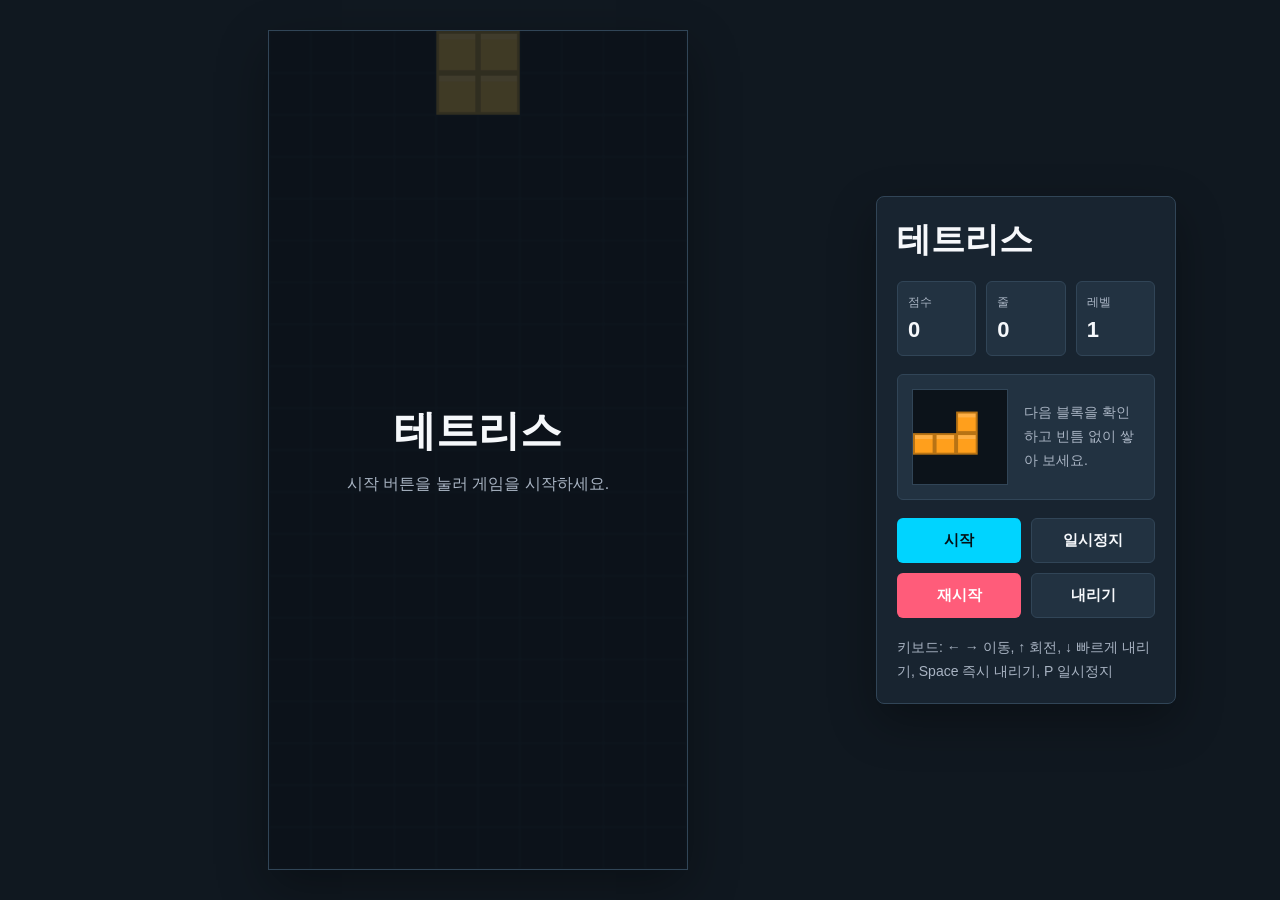
<file: index.html>
<!DOCTYPE html>
<html lang="ko">
<head>
    <meta charset="UTF-8">
    <meta name="viewport" content="width=device-width, initial-scale=1.0">
    <title>테트리스 게임</title>
    <style>
        :root {
            color-scheme: dark;
            --bg: #101820;
            --panel: #182430;
            --panel-2: #223241;
            --text: #f6f8fb;
            --muted: #a8b3c2;
            --line: #314557;
            --accent: #00d4ff;
            --accent-2: #f9c74f;
            --danger: #ff5c7a;
            --shadow: 0 18px 48px rgba(0, 0, 0, 0.32);
        }

        * {
            box-sizing: border-box;
        }

        body {
            margin: 0;
            min-height: 100vh;
            font-family: Arial, sans-serif;
            background: var(--bg);
            color: var(--text);
        }

        .app {
            width: min(1120px, 100%);
            min-height: 100vh;
            margin: 0 auto;
            padding: 24px;
            display: grid;
            grid-template-columns: 1fr 300px;
            gap: 24px;
            align-items: center;
        }

        .game-area {
            display: grid;
            place-items: center;
        }

        .board-shell {
            position: relative;
            width: min(100%, 420px);
            aspect-ratio: 1 / 2;
            border: 1px solid var(--line);
            background: #0c131a;
            box-shadow: var(--shadow);
        }

        canvas {
            display: block;
            width: 100%;
            height: 100%;
            image-rendering: crisp-edges;
        }

        .overlay {
            position: absolute;
            inset: 0;
            display: grid;
            place-items: center;
            padding: 24px;
            text-align: center;
            background: rgba(12, 19, 26, 0.78);
        }

        .overlay.hidden {
            display: none;
        }

        .overlay h2 {
            margin: 0 0 12px;
            font-size: clamp(28px, 5vw, 42px);
            letter-spacing: 0;
        }

        .overlay p {
            margin: 0;
            color: var(--muted);
            line-height: 1.6;
        }

        .side-panel {
            background: var(--panel);
            border: 1px solid var(--line);
            border-radius: 8px;
            padding: 20px;
            box-shadow: var(--shadow);
        }

        h1 {
            margin: 0 0 18px;
            font-size: 34px;
            letter-spacing: 0;
        }

        .stats {
            display: grid;
            grid-template-columns: repeat(3, 1fr);
            gap: 10px;
            margin-bottom: 18px;
        }

        .stat {
            background: var(--panel-2);
            border: 1px solid var(--line);
            border-radius: 6px;
            padding: 12px 10px;
            min-width: 0;
        }

        .label {
            display: block;
            color: var(--muted);
            font-size: 12px;
            margin-bottom: 6px;
        }

        .value {
            display: block;
            font-size: 22px;
            font-weight: 700;
            color: var(--text);
        }

        .next-wrap {
            display: grid;
            grid-template-columns: auto 1fr;
            gap: 16px;
            align-items: center;
            margin: 18px 0;
            padding: 14px;
            background: var(--panel-2);
            border: 1px solid var(--line);
            border-radius: 6px;
        }

        #next {
            width: 96px;
            height: 96px;
            background: #0c131a;
            border: 1px solid var(--line);
        }

        .buttons {
            display: grid;
            grid-template-columns: 1fr 1fr;
            gap: 10px;
            margin: 18px 0;
        }

        button {
            border: 0;
            border-radius: 6px;
            padding: 12px 14px;
            min-height: 44px;
            background: var(--accent);
            color: #041016;
            font-weight: 700;
            font-size: 15px;
            cursor: pointer;
        }

        button.secondary {
            background: var(--panel-2);
            color: var(--text);
            border: 1px solid var(--line);
        }

        button.danger {
            background: var(--danger);
            color: #ffffff;
        }

        button:active {
            transform: translateY(1px);
        }

        .controls {
            color: var(--muted);
            font-size: 14px;
            line-height: 1.7;
            margin: 0;
        }

        .mobile-controls {
            display: none;
            grid-template-columns: repeat(5, 1fr);
            gap: 8px;
            margin-top: 16px;
        }

        .mobile-controls button {
            min-height: 48px;
            padding: 10px;
            background: var(--panel-2);
            color: var(--text);
            border: 1px solid var(--line);
            font-size: 20px;
        }

        @media (max-width: 860px) {
            .app {
                grid-template-columns: 1fr;
                align-items: start;
                padding: 16px;
            }

            .side-panel {
                order: -1;
            }

            h1 {
                font-size: 28px;
            }

            .mobile-controls {
                display: grid;
            }
        }

        @media (max-width: 480px) {
            .app {
                gap: 14px;
            }

            .stats {
                grid-template-columns: 1fr 1fr 1fr;
                gap: 8px;
            }

            .stat {
                padding: 10px 8px;
            }

            .value {
                font-size: 18px;
            }

            .next-wrap {
                grid-template-columns: 88px 1fr;
            }

            #next {
                width: 88px;
                height: 88px;
            }
        }
    </style>
</head>
<body>
    <main class="app">
        <section class="game-area" aria-label="테트리스 게임 보드">
            <div class="board-shell">
                <canvas id="board" width="300" height="600"></canvas>
                <div class="overlay" id="overlay">
                    <div>
                        <h2 id="overlay-title">테트리스</h2>
                        <p id="overlay-text">시작 버튼을 눌러 게임을 시작하세요.</p>
                    </div>
                </div>
            </div>
            <div class="mobile-controls" aria-label="모바일 조작 버튼">
                <button type="button" data-action="left" aria-label="왼쪽">◀</button>
                <button type="button" data-action="rotate" aria-label="회전">↻</button>
                <button type="button" data-action="right" aria-label="오른쪽">▶</button>
                <button type="button" data-action="down" aria-label="아래">▼</button>
                <button type="button" data-action="drop" aria-label="즉시 내리기">◆</button>
            </div>
        </section>

        <aside class="side-panel">
            <h1>테트리스</h1>
            <div class="stats" aria-label="게임 정보">
                <div class="stat">
                    <span class="label">점수</span>
                    <span class="value" id="score">0</span>
                </div>
                <div class="stat">
                    <span class="label">줄</span>
                    <span class="value" id="lines">0</span>
                </div>
                <div class="stat">
                    <span class="label">레벨</span>
                    <span class="value" id="level">1</span>
                </div>
            </div>

            <div class="next-wrap">
                <canvas id="next" width="96" height="96" aria-label="다음 블록"></canvas>
                <p class="controls">다음 블록을 확인하고 빈틈 없이 쌓아 보세요.</p>
            </div>

            <div class="buttons">
                <button type="button" id="start-btn">시작</button>
                <button type="button" id="pause-btn" class="secondary">일시정지</button>
                <button type="button" id="restart-btn" class="danger">재시작</button>
                <button type="button" id="drop-btn" class="secondary">내리기</button>
            </div>

            <p class="controls">키보드: ← → 이동, ↑ 회전, ↓ 빠르게 내리기, Space 즉시 내리기, P 일시정지</p>
        </aside>
    </main>

    <script>
        const canvas = document.getElementById('board');
        const ctx = canvas.getContext('2d');
        const nextCanvas = document.getElementById('next');
        const nextCtx = nextCanvas.getContext('2d');
        const scoreEl = document.getElementById('score');
        const linesEl = document.getElementById('lines');
        const levelEl = document.getElementById('level');
        const overlay = document.getElementById('overlay');
        const overlayTitle = document.getElementById('overlay-title');
        const overlayText = document.getElementById('overlay-text');
        const startBtn = document.getElementById('start-btn');
        const pauseBtn = document.getElementById('pause-btn');
        const restartBtn = document.getElementById('restart-btn');
        const dropBtn = document.getElementById('drop-btn');

        const COLS = 10;
        const ROWS = 20;
        const BLOCK = 30;
        const COLORS = {
            I: '#00d4ff',
            J: '#4f7cff',
            L: '#ff9f1c',
            O: '#f9c74f',
            S: '#43d17a',
            T: '#b15cff',
            Z: '#ff5c7a'
        };
        const SHAPES = {
            I: [[1, 1, 1, 1]],
            J: [[1, 0, 0], [1, 1, 1]],
            L: [[0, 0, 1], [1, 1, 1]],
            O: [[1, 1], [1, 1]],
            S: [[0, 1, 1], [1, 1, 0]],
            T: [[0, 1, 0], [1, 1, 1]],
            Z: [[1, 1, 0], [0, 1, 1]]
        };
        const TYPES = Object.keys(SHAPES);
        const POINTS = [0, 100, 300, 500, 800];

        let board;
        let current;
        let nextPiece;
        let score;
        let lines;
        let level;
        let running = false;
        let paused = false;
        let gameOver = false;
        let dropCounter = 0;
        let lastTime = 0;
        let rafId = null;

        function createBoard() {
            return Array.from({ length: ROWS }, () => Array(COLS).fill(null));
        }

        function randomPiece() {
            const type = TYPES[Math.floor(Math.random() * TYPES.length)];
            const matrix = SHAPES[type].map(row => row.slice());
            return {
                type,
                matrix,
                x: Math.floor((COLS - matrix[0].length) / 2),
                y: 0
            };
        }

        function resetGame() {
            board = createBoard();
            current = randomPiece();
            nextPiece = randomPiece();
            score = 0;
            lines = 0;
            level = 1;
            running = false;
            paused = false;
            gameOver = false;
            dropCounter = 0;
            lastTime = 0;
            updateStats();
            draw();
            showOverlay('테트리스', '시작 버튼을 눌러 게임을 시작하세요.');
        }

        function updateStats() {
            scoreEl.textContent = score;
            linesEl.textContent = lines;
            levelEl.textContent = level;
        }

        function showOverlay(title, text) {
            overlayTitle.textContent = title;
            overlayText.textContent = text;
            overlay.classList.remove('hidden');
        }

        function hideOverlay() {
            overlay.classList.add('hidden');
        }

        function drawCell(context, x, y, size, color) {
            context.fillStyle = color;
            context.fillRect(x, y, size, size);
            context.fillStyle = 'rgba(255,255,255,0.18)';
            context.fillRect(x + 2, y + 2, size - 4, 4);
            context.strokeStyle = 'rgba(0,0,0,0.28)';
            context.lineWidth = 2;
            context.strokeRect(x + 1, y + 1, size - 2, size - 2);
        }

        function drawGrid() {
            ctx.fillStyle = '#0c131a';
            ctx.fillRect(0, 0, canvas.width, canvas.height);
            ctx.strokeStyle = '#172431';
            ctx.lineWidth = 1;
            for (let x = 0; x <= COLS; x += 1) {
                ctx.beginPath();
                ctx.moveTo(x * BLOCK, 0);
                ctx.lineTo(x * BLOCK, canvas.height);
                ctx.stroke();
            }
            for (let y = 0; y <= ROWS; y += 1) {
                ctx.beginPath();
                ctx.moveTo(0, y * BLOCK);
                ctx.lineTo(canvas.width, y * BLOCK);
                ctx.stroke();
            }
        }

        function drawMatrix(matrix, offsetX, offsetY, context = ctx, size = BLOCK, color = null) {
            matrix.forEach((row, y) => {
                row.forEach((value, x) => {
                    if (value) {
                        drawCell(context, (offsetX + x) * size, (offsetY + y) * size, size, color || value);
                    }
                });
            });
        }

        function drawBoard() {
            board.forEach((row, y) => {
                row.forEach((value, x) => {
                    if (value) {
                        drawCell(ctx, x * BLOCK, y * BLOCK, BLOCK, value);
                    }
                });
            });
        }

        function drawNext() {
            nextCtx.fillStyle = '#0c131a';
            nextCtx.fillRect(0, 0, nextCanvas.width, nextCanvas.height);
            if (!nextPiece) return;
            const size = 22;
            const matrix = nextPiece.matrix;
            const offsetX = Math.floor((nextCanvas.width / size - matrix[0].length) / 2);
            const offsetY = Math.floor((nextCanvas.height / size - matrix.length) / 2);
            drawMatrix(matrix, offsetX, offsetY, nextCtx, size, COLORS[nextPiece.type]);
        }

        function draw() {
            drawGrid();
            drawBoard();
            if (current) {
                drawMatrix(current.matrix, current.x, current.y, ctx, BLOCK, COLORS[current.type]);
            }
            drawNext();
        }

        function collide(piece) {
            return piece.matrix.some((row, y) => row.some((value, x) => {
                if (!value) return false;
                const nextX = piece.x + x;
                const nextY = piece.y + y;
                return nextX < 0 || nextX >= COLS || nextY >= ROWS || (nextY >= 0 && board[nextY][nextX]);
            }));
        }

        function merge(piece) {
            piece.matrix.forEach((row, y) => {
                row.forEach((value, x) => {
                    if (value) {
                        board[piece.y + y][piece.x + x] = COLORS[piece.type];
                    }
                });
            });
        }

        function clearLines() {
            let cleared = 0;
            for (let y = ROWS - 1; y >= 0; y -= 1) {
                if (board[y].every(Boolean)) {
                    board.splice(y, 1);
                    board.unshift(Array(COLS).fill(null));
                    cleared += 1;
                    y += 1;
                }
            }
            if (cleared) {
                lines += cleared;
                score += POINTS[cleared] * level;
                level = Math.floor(lines / 10) + 1;
                updateStats();
            }
        }

        function rotate(matrix) {
            return matrix[0].map((_, index) => matrix.map(row => row[index]).reverse());
        }

        function rotatePiece() {
            if (!canPlay()) return;
            const original = current.matrix;
            const originalX = current.x;
            current.matrix = rotate(current.matrix);
            const kicks = [0, -1, 1, -2, 2];
            for (const kick of kicks) {
                current.x = originalX + kick;
                if (!collide(current)) {
                    draw();
                    return;
                }
            }
            current.matrix = original;
            current.x = originalX;
        }

        function movePiece(direction) {
            if (!canPlay()) return;
            current.x += direction;
            if (collide(current)) current.x -= direction;
            draw();
        }

        function softDrop() {
            if (!canPlay()) return;
            current.y += 1;
            if (collide(current)) {
                current.y -= 1;
                lockPiece();
            } else {
                score += 1;
                updateStats();
            }
            dropCounter = 0;
            draw();
        }

        function hardDrop() {
            if (!canPlay()) return;
            let distance = 0;
            while (!collide(current)) {
                current.y += 1;
                distance += 1;
            }
            current.y -= 1;
            score += Math.max(0, distance - 1) * 2;
            lockPiece();
            updateStats();
            draw();
        }

        function lockPiece() {
            merge(current);
            clearLines();
            current = nextPiece;
            current.x = Math.floor((COLS - current.matrix[0].length) / 2);
            current.y = 0;
            nextPiece = randomPiece();
            if (collide(current)) {
                endGame();
            }
        }

        function dropInterval() {
            return Math.max(120, 900 - (level - 1) * 70);
        }

        function update(time = 0) {
            if (!running) return;
            const delta = time - lastTime;
            lastTime = time;
            if (!paused && !gameOver) {
                dropCounter += delta;
                if (dropCounter > dropInterval()) {
                    softDrop();
                }
                draw();
            }
            rafId = requestAnimationFrame(update);
        }

        function startGame() {
            if (gameOver) resetGame();
            if (!running) {
                running = true;
                paused = false;
                hideOverlay();
                lastTime = performance.now();
                rafId = requestAnimationFrame(update);
                return;
            }
            if (paused) togglePause();
        }

        function togglePause() {
            if (!running || gameOver) return;
            paused = !paused;
            if (paused) {
                showOverlay('일시정지', 'P 또는 일시정지 버튼으로 계속할 수 있습니다.');
            } else {
                hideOverlay();
                lastTime = performance.now();
            }
        }

        function endGame() {
            gameOver = true;
            running = false;
            if (rafId) cancelAnimationFrame(rafId);
            draw();
            showOverlay('게임 오버', `점수 ${score}점, ${lines}줄을 지웠습니다.`);
        }

        function canPlay() {
            return running && !paused && !gameOver;
        }

        startBtn.addEventListener('click', startGame);
        pauseBtn.addEventListener('click', togglePause);
        restartBtn.addEventListener('click', () => {
            if (rafId) cancelAnimationFrame(rafId);
            resetGame();
            startGame();
        });
        dropBtn.addEventListener('click', hardDrop);

        document.querySelectorAll('[data-action]').forEach(button => {
            button.addEventListener('click', () => {
                const action = button.dataset.action;
                if (action === 'left') movePiece(-1);
                if (action === 'right') movePiece(1);
                if (action === 'rotate') rotatePiece();
                if (action === 'down') softDrop();
                if (action === 'drop') hardDrop();
            });
        });

        document.addEventListener('keydown', event => {
            if (event.key === 'ArrowLeft') {
                event.preventDefault();
                movePiece(-1);
            } else if (event.key === 'ArrowRight') {
                event.preventDefault();
                movePiece(1);
            } else if (event.key === 'ArrowUp') {
                event.preventDefault();
                rotatePiece();
            } else if (event.key === 'ArrowDown') {
                event.preventDefault();
                softDrop();
            } else if (event.code === 'Space') {
                event.preventDefault();
                hardDrop();
            } else if (event.key.toLowerCase() === 'p') {
                togglePause();
            }
        });

        resetGame();
    </script>
</body>
</html>
</file>
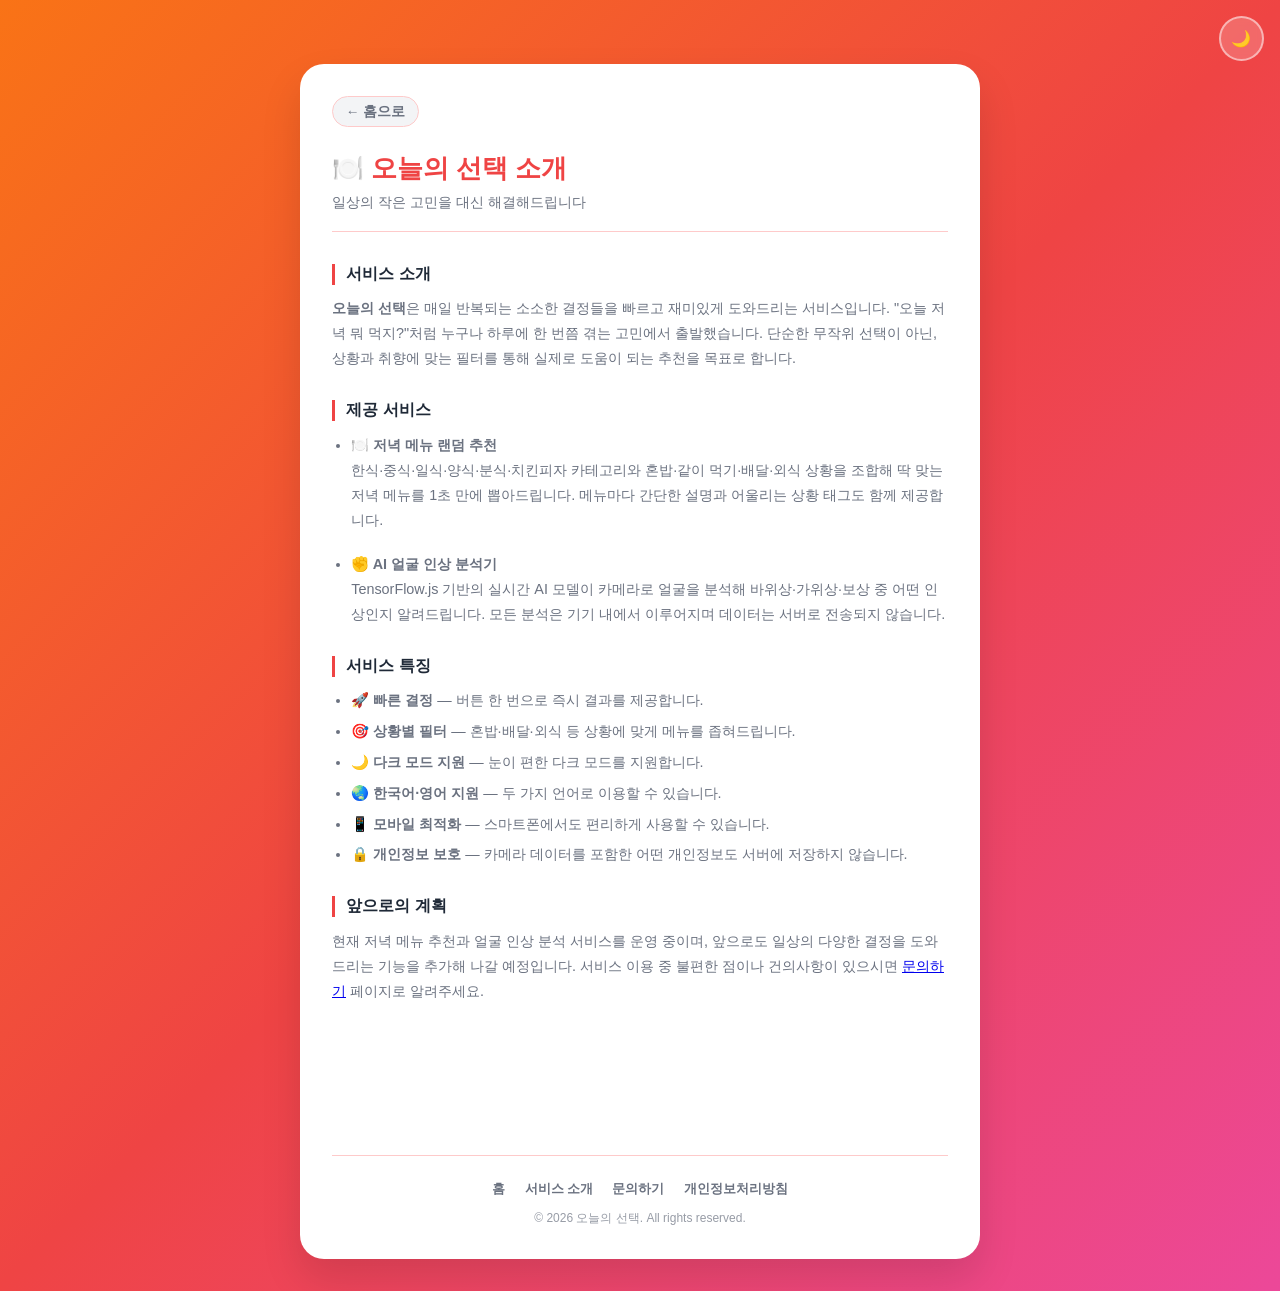
<file: about.html>
<!DOCTYPE html>
<html lang="ko">
<head>
    <!-- Google tag (gtag.js) -->
    <script async src="https://www.googletagmanager.com/gtag/js?id=G-WR3RTEYFXM"></script>
    <script>
      window.dataLayer = window.dataLayer || [];
      function gtag(){dataLayer.push(arguments);}
      gtag('js', new Date());

      gtag('config', 'G-WR3RTEYFXM');
    </script>
    <script type="text/javascript">
      (function(c,l,a,r,i,t,y){
          c[a]=c[a]||function(){(c[a].q=c[a].q||[]).push(arguments)};
          t=l.createElement(r);t.async=1;t.src="https://www.clarity.ms/tag/"+i;
          y=l.getElementsByTagName(r)[0];y.parentNode.insertBefore(t,y);
      })(window, document, "clarity", "script", "wq8yi0f5go");
    </script>
    <meta charset="UTF-8">
    <meta name="viewport" content="width=device-width, initial-scale=1.0">
    <meta name="google-adsense-account" content="ca-pub-1196075023394827">
    <meta name="description" content="오늘의 선택은 저녁 메뉴 랜덤 추천과 AI 얼굴 인상 분석을 제공하는 무료 웹 서비스입니다. 기능, 개인정보 보호 방식, 앞으로의 계획을 확인하세요.">
    <meta name="robots" content="index, follow, max-image-preview:large, max-snippet:-1, max-video-preview:-1">
    <meta name="author" content="오늘의 선택">
    <meta name="theme-color" content="#ef4444">
    <link rel="canonical" href="https://leemunsu81.github.io/product-builder-lecture/about">
    <meta property="og:type" content="website">
    <meta property="og:locale" content="ko_KR">
    <meta property="og:site_name" content="오늘의 선택">
    <meta property="og:title" content="서비스 소개 — 오늘의 선택">
    <meta property="og:description" content="오늘의 선택은 저녁 메뉴 랜덤 추천과 AI 얼굴 인상 분석을 제공하는 무료 웹 서비스입니다. 기능, 개인정보 보호 방식, 앞으로의 계획을 확인하세요.">
    <meta property="og:url" content="https://leemunsu81.github.io/product-builder-lecture/about">
    <meta name="twitter:card" content="summary_large_image">
    <meta property="og:image" content="https://leemunsu81.github.io/product-builder-lecture/og-image.svg">
    <meta property="og:image:type" content="image/svg+xml">
    <meta property="og:image:width" content="1200">
    <meta property="og:image:height" content="630">
    <meta name="twitter:image" content="https://leemunsu81.github.io/product-builder-lecture/og-image.svg">
    <meta name="twitter:title" content="서비스 소개 — 오늘의 선택">
    <meta name="twitter:description" content="오늘의 선택은 저녁 메뉴 랜덤 추천과 AI 얼굴 인상 분석을 제공하는 무료 웹 서비스입니다. 기능, 개인정보 보호 방식, 앞으로의 계획을 확인하세요.">
    <title>서비스 소개 — 오늘의 선택</title>
    <link rel="icon" type="image/svg+xml" href="/favicon.svg">
    <link rel="icon" type="image/x-icon" href="/favicon.ico">
    <link rel="shortcut icon" href="/favicon.ico">
    <link rel="apple-touch-icon" href="/favicon.svg">
    <link rel="stylesheet" href="style.css">
    <script async src="https://pagead2.googlesyndication.com/pagead/js/adsbygoogle.js?client=ca-pub-1196075023394827"
     crossorigin="anonymous"></script>
    <script type="application/ld+json">
    {
      "@context": "https://schema.org",
      "@type": "AboutPage",
      "@id": "https://leemunsu81.github.io/product-builder-lecture/about#webpage",
      "url": "https://leemunsu81.github.io/product-builder-lecture/about",
      "name": "서비스 소개 — 오늘의 선택",
      "description": "오늘의 선택은 저녁 메뉴 랜덤 추천과 AI 얼굴 인상 분석을 제공하는 무료 웹 서비스입니다. 기능, 개인정보 보호 방식, 앞으로의 계획을 확인하세요.",
      "inLanguage": "ko-KR",
      "isPartOf": {
        "@type": "WebSite",
        "name": "오늘의 선택",
        "url": "https://leemunsu81.github.io/product-builder-lecture/"
      }
    }
    </script>
</head>
<body>
    <div class="top-controls">
        <button id="theme-toggle" class="ctrl-btn" title="Toggle Theme">🌙</button>
    </div>

    <div class="page-container">
        <a href="./" class="page-back">← 홈으로</a>

        <div class="page-header">
            <h1 style="color: var(--title-color);">🍽️ 오늘의 선택 소개</h1>
            <p>일상의 작은 고민을 대신 해결해드립니다</p>
        </div>

        <div class="page-section">
            <h2>서비스 소개</h2>
            <p>
                <strong>오늘의 선택</strong>은 매일 반복되는 소소한 결정들을 빠르고 재미있게 도와드리는 서비스입니다.
                "오늘 저녁 뭐 먹지?"처럼 누구나 하루에 한 번쯤 겪는 고민에서 출발했습니다.
                단순한 무작위 선택이 아닌, 상황과 취향에 맞는 필터를 통해 실제로 도움이 되는 추천을 목표로 합니다.
            </p>
        </div>

        <div class="page-section">
            <h2>제공 서비스</h2>
            <ul>
                <li>
                    <strong>🍽️ 저녁 메뉴 랜덤 추천</strong><br>
                    한식·중식·일식·양식·분식·치킨피자 카테고리와 혼밥·같이 먹기·배달·외식 상황을 조합해
                    딱 맞는 저녁 메뉴를 1초 만에 뽑아드립니다. 메뉴마다 간단한 설명과 어울리는 상황 태그도 함께 제공합니다.
                </li>
                <li style="margin-top: 0.8rem;">
                    <strong>✊ AI 얼굴 인상 분석기</strong><br>
                    TensorFlow.js 기반의 실시간 AI 모델이 카메라로 얼굴을 분석해
                    바위상·가위상·보상 중 어떤 인상인지 알려드립니다.
                    모든 분석은 기기 내에서 이루어지며 데이터는 서버로 전송되지 않습니다.
                </li>
            </ul>
        </div>

        <div class="page-section">
            <h2>서비스 특징</h2>
            <ul>
                <li>🚀 <strong>빠른 결정</strong> — 버튼 한 번으로 즉시 결과를 제공합니다.</li>
                <li>🎯 <strong>상황별 필터</strong> — 혼밥·배달·외식 등 상황에 맞게 메뉴를 좁혀드립니다.</li>
                <li>🌙 <strong>다크 모드 지원</strong> — 눈이 편한 다크 모드를 지원합니다.</li>
                <li>🌏 <strong>한국어·영어 지원</strong> — 두 가지 언어로 이용할 수 있습니다.</li>
                <li>📱 <strong>모바일 최적화</strong> — 스마트폰에서도 편리하게 사용할 수 있습니다.</li>
                <li>🔒 <strong>개인정보 보호</strong> — 카메라 데이터를 포함한 어떤 개인정보도 서버에 저장하지 않습니다.</li>
            </ul>
        </div>

        <div class="page-section">
            <h2>앞으로의 계획</h2>
            <p>
                현재 저녁 메뉴 추천과 얼굴 인상 분석 서비스를 운영 중이며,
                앞으로도 일상의 다양한 결정을 도와드리는 기능을 추가해 나갈 예정입니다.
                서비스 이용 중 불편한 점이나 건의사항이 있으시면 <a href="./contact">문의하기</a> 페이지로 알려주세요.
            </p>
        </div>

        <div style="margin: 1.5rem 0; text-align: center; min-height: 90px;">
            <ins class="adsbygoogle"
                 style="display:block"
                 data-ad-client="ca-pub-1196075023394827"
                 data-ad-slot="auto"
                 data-ad-format="auto"
                 data-full-width-responsive="true"></ins>
            <script>(adsbygoogle = window.adsbygoogle || []).push({});</script>
        </div>

        <footer class="site-footer">
            <nav>
                <a href="./">홈</a>
                <a href="./about">서비스 소개</a>
                <a href="./contact">문의하기</a>
                <a href="./privacy">개인정보처리방침</a>
            </nav>
            <p>© 2026 오늘의 선택. All rights reserved.</p>
        </footer>
    </div>

    <script>
        const themeBtn = document.getElementById('theme-toggle');
        if (localStorage.getItem('theme') === 'dark') {
            document.body.classList.add('dark-mode');
            themeBtn.textContent = '☀️';
        }
        themeBtn.addEventListener('click', () => {
            const d = document.body.classList.toggle('dark-mode');
            themeBtn.textContent = d ? '☀️' : '🌙';
            localStorage.setItem('theme', d ? 'dark' : 'light');
        });
    </script>
</body>
</html>
</file>
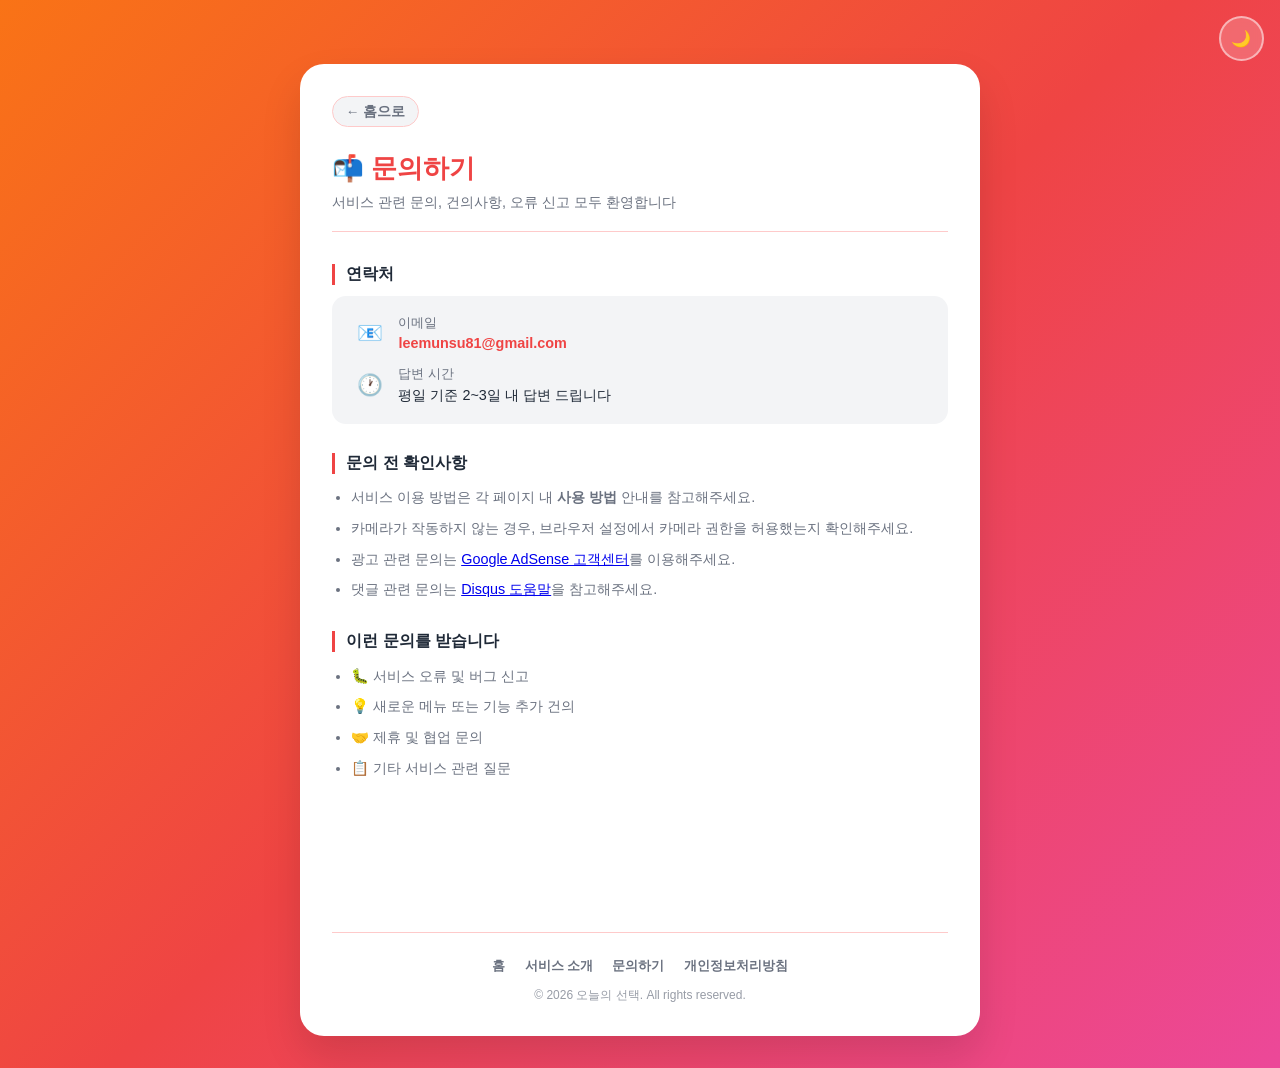
<file: contact.html>
<!DOCTYPE html>
<html lang="ko">
<head>
    <!-- Google tag (gtag.js) -->
    <script async src="https://www.googletagmanager.com/gtag/js?id=G-WR3RTEYFXM"></script>
    <script>
      window.dataLayer = window.dataLayer || [];
      function gtag(){dataLayer.push(arguments);}
      gtag('js', new Date());

      gtag('config', 'G-WR3RTEYFXM');
    </script>
    <script type="text/javascript">
      (function(c,l,a,r,i,t,y){
          c[a]=c[a]||function(){(c[a].q=c[a].q||[]).push(arguments)};
          t=l.createElement(r);t.async=1;t.src="https://www.clarity.ms/tag/"+i;
          y=l.getElementsByTagName(r)[0];y.parentNode.insertBefore(t,y);
      })(window, document, "clarity", "script", "wq8yi0f5go");
    </script>
    <meta charset="UTF-8">
    <meta name="viewport" content="width=device-width, initial-scale=1.0">
    <meta name="google-adsense-account" content="ca-pub-1196075023394827">
    <meta name="description" content="오늘의 선택 서비스 이용 문의, 오류 신고, 기능 제안, 협업 문의를 보낼 수 있는 공식 연락처 페이지입니다.">
    <meta name="robots" content="index, follow, max-image-preview:large, max-snippet:-1, max-video-preview:-1">
    <meta name="author" content="오늘의 선택">
    <meta name="theme-color" content="#ef4444">
    <link rel="canonical" href="https://leemunsu81.github.io/product-builder-lecture/contact">
    <meta property="og:type" content="website">
    <meta property="og:locale" content="ko_KR">
    <meta property="og:site_name" content="오늘의 선택">
    <meta property="og:title" content="문의하기 — 오늘의 선택">
    <meta property="og:description" content="오늘의 선택 서비스 이용 문의, 오류 신고, 기능 제안, 협업 문의를 보낼 수 있는 공식 연락처 페이지입니다.">
    <meta property="og:url" content="https://leemunsu81.github.io/product-builder-lecture/contact">
    <meta name="twitter:card" content="summary_large_image">
    <meta property="og:image" content="https://leemunsu81.github.io/product-builder-lecture/og-image.svg">
    <meta property="og:image:type" content="image/svg+xml">
    <meta property="og:image:width" content="1200">
    <meta property="og:image:height" content="630">
    <meta name="twitter:image" content="https://leemunsu81.github.io/product-builder-lecture/og-image.svg">
    <meta name="twitter:title" content="문의하기 — 오늘의 선택">
    <meta name="twitter:description" content="오늘의 선택 서비스 이용 문의, 오류 신고, 기능 제안, 협업 문의를 보낼 수 있는 공식 연락처 페이지입니다.">
    <title>문의하기 — 오늘의 선택</title>
    <link rel="icon" type="image/svg+xml" href="/favicon.svg">
    <link rel="icon" type="image/x-icon" href="/favicon.ico">
    <link rel="shortcut icon" href="/favicon.ico">
    <link rel="apple-touch-icon" href="/favicon.svg">
    <link rel="stylesheet" href="style.css">
    <script async src="https://pagead2.googlesyndication.com/pagead/js/adsbygoogle.js?client=ca-pub-1196075023394827"
     crossorigin="anonymous"></script>
    <script type="application/ld+json">
    {
      "@context": "https://schema.org",
      "@type": "ContactPage",
      "@id": "https://leemunsu81.github.io/product-builder-lecture/contact#webpage",
      "url": "https://leemunsu81.github.io/product-builder-lecture/contact",
      "name": "문의하기 — 오늘의 선택",
      "description": "오늘의 선택 서비스 이용 문의, 오류 신고, 기능 제안, 협업 문의를 보낼 수 있는 공식 연락처 페이지입니다.",
      "inLanguage": "ko-KR",
      "isPartOf": {
        "@type": "WebSite",
        "name": "오늘의 선택",
        "url": "https://leemunsu81.github.io/product-builder-lecture/"
      }
    }
    </script>
</head>
<body>
    <div class="top-controls">
        <button id="theme-toggle" class="ctrl-btn" title="Toggle Theme">🌙</button>
    </div>

    <div class="page-container">
        <a href="./" class="page-back">← 홈으로</a>

        <div class="page-header">
            <h1 style="color: var(--title-color);">📬 문의하기</h1>
            <p>서비스 관련 문의, 건의사항, 오류 신고 모두 환영합니다</p>
        </div>

        <div class="page-section">
            <h2>연락처</h2>
            <div class="contact-card">
                <div class="contact-row">
                    <span>📧</span>
                    <div>
                        <div style="font-size:0.8rem; color:var(--subtitle-color); margin-bottom:0.2rem;">이메일</div>
                        <a href="mailto:leemunsu81@gmail.com">leemunsu81@gmail.com</a>
                    </div>
                </div>
                <div class="contact-row">
                    <span>🕐</span>
                    <div>
                        <div style="font-size:0.8rem; color:var(--subtitle-color); margin-bottom:0.2rem;">답변 시간</div>
                        <span style="font-size:0.9rem; color:var(--text-color);">평일 기준 2~3일 내 답변 드립니다</span>
                    </div>
                </div>
            </div>
        </div>

        <div class="page-section">
            <h2>문의 전 확인사항</h2>
            <ul>
                <li>서비스 이용 방법은 각 페이지 내 <strong>사용 방법</strong> 안내를 참고해주세요.</li>
                <li>카메라가 작동하지 않는 경우, 브라우저 설정에서 카메라 권한을 허용했는지 확인해주세요.</li>
                <li>광고 관련 문의는 <a href="https://support.google.com/adsense" target="_blank" rel="noopener">Google AdSense 고객센터</a>를 이용해주세요.</li>
                <li>댓글 관련 문의는 <a href="https://help.disqus.com" target="_blank" rel="noopener">Disqus 도움말</a>을 참고해주세요.</li>
            </ul>
        </div>

        <div class="page-section">
            <h2>이런 문의를 받습니다</h2>
            <ul>
                <li>🐛 서비스 오류 및 버그 신고</li>
                <li>💡 새로운 메뉴 또는 기능 추가 건의</li>
                <li>🤝 제휴 및 협업 문의</li>
                <li>📋 기타 서비스 관련 질문</li>
            </ul>
        </div>

        <div style="margin: 1.5rem 0; text-align: center; min-height: 90px;">
            <ins class="adsbygoogle"
                 style="display:block"
                 data-ad-client="ca-pub-1196075023394827"
                 data-ad-slot="auto"
                 data-ad-format="auto"
                 data-full-width-responsive="true"></ins>
            <script>(adsbygoogle = window.adsbygoogle || []).push({});</script>
        </div>

        <footer class="site-footer">
            <nav>
                <a href="./">홈</a>
                <a href="./about">서비스 소개</a>
                <a href="./contact">문의하기</a>
                <a href="./privacy">개인정보처리방침</a>
            </nav>
            <p>© 2026 오늘의 선택. All rights reserved.</p>
        </footer>
    </div>

    <script>
        const themeBtn = document.getElementById('theme-toggle');
        if (localStorage.getItem('theme') === 'dark') {
            document.body.classList.add('dark-mode');
            themeBtn.textContent = '☀️';
        }
        themeBtn.addEventListener('click', () => {
            const d = document.body.classList.toggle('dark-mode');
            themeBtn.textContent = d ? '☀️' : '🌙';
            localStorage.setItem('theme', d ? 'dark' : 'light');
        });
    </script>
</body>
</html>
</file>
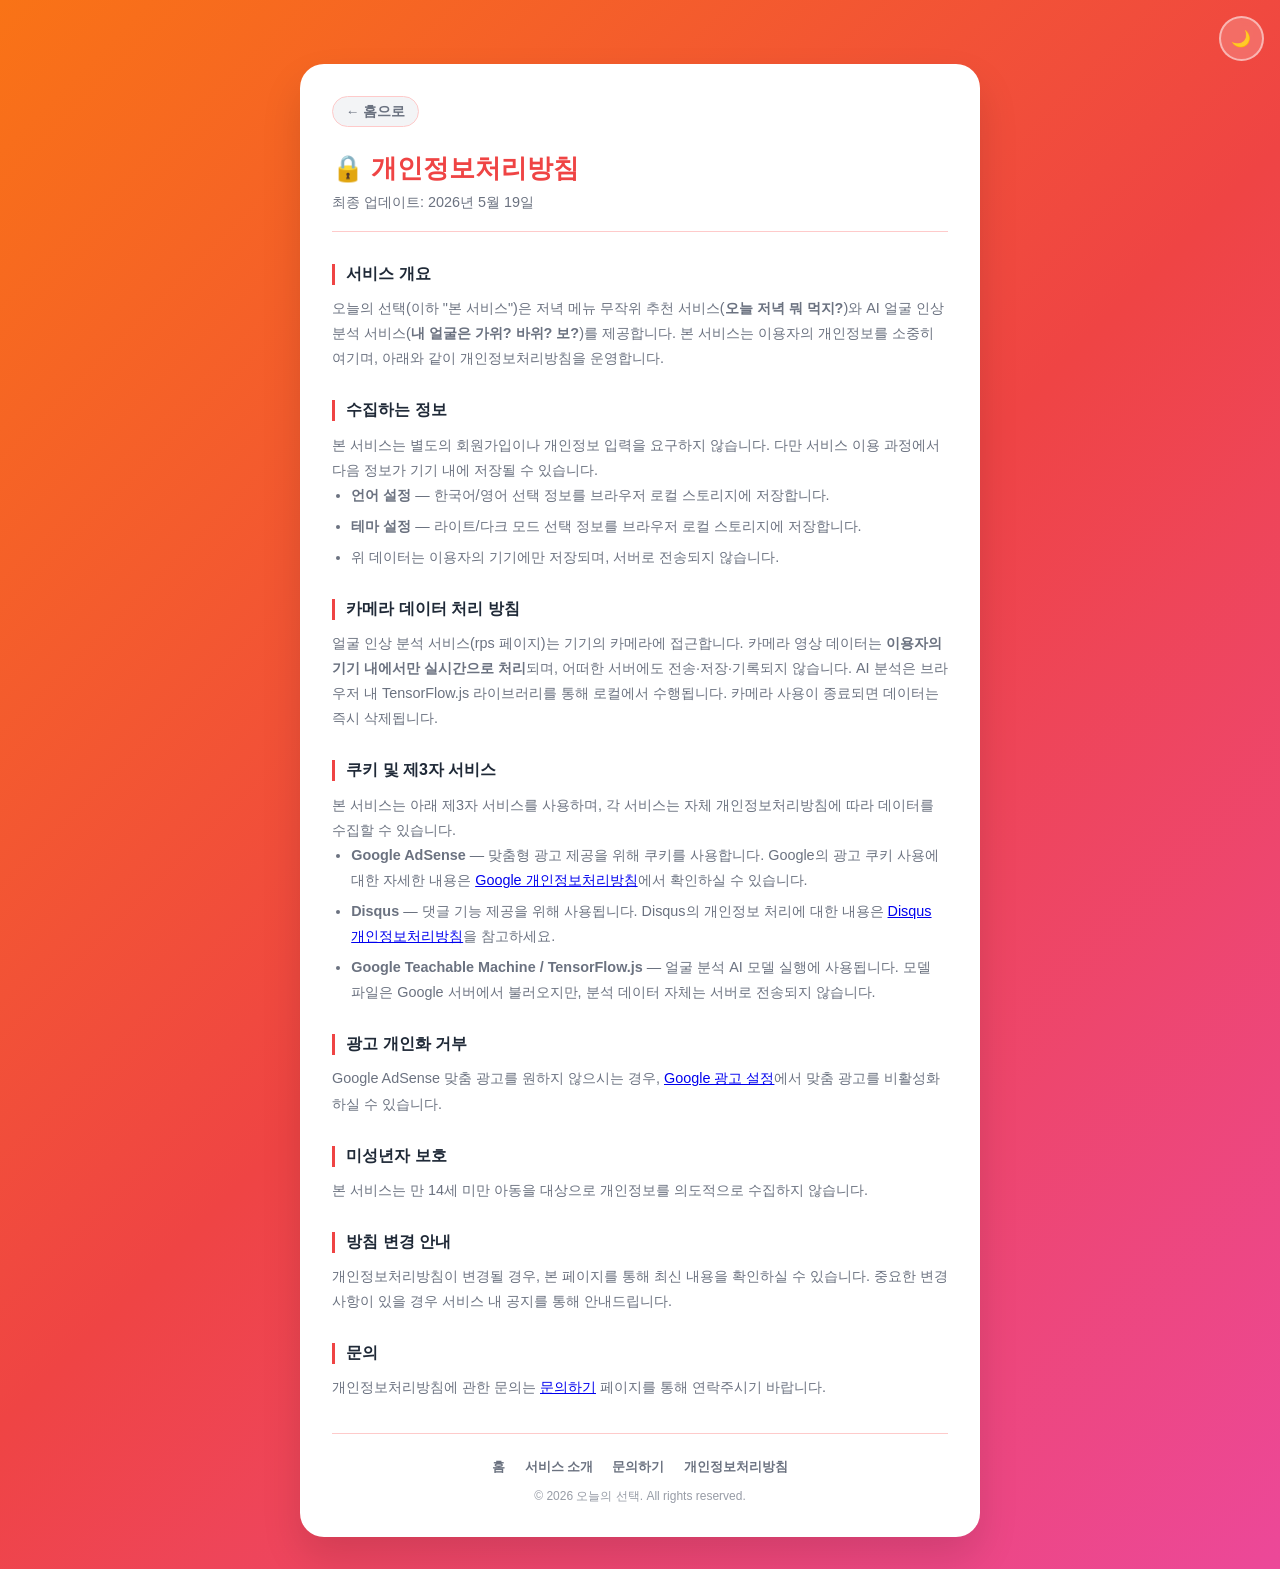
<file: privacy.html>
<!DOCTYPE html>
<html lang="ko">
<head>
    <!-- Google tag (gtag.js) -->
    <script async src="https://www.googletagmanager.com/gtag/js?id=G-WR3RTEYFXM"></script>
    <script>
      window.dataLayer = window.dataLayer || [];
      function gtag(){dataLayer.push(arguments);}
      gtag('js', new Date());

      gtag('config', 'G-WR3RTEYFXM');
    </script>
    <script type="text/javascript">
      (function(c,l,a,r,i,t,y){
          c[a]=c[a]||function(){(c[a].q=c[a].q||[]).push(arguments)};
          t=l.createElement(r);t.async=1;t.src="https://www.clarity.ms/tag/"+i;
          y=l.getElementsByTagName(r)[0];y.parentNode.insertBefore(t,y);
      })(window, document, "clarity", "script", "wq8yi0f5go");
    </script>
    <meta charset="UTF-8">
    <meta name="viewport" content="width=device-width, initial-scale=1.0">
    <meta name="google-adsense-account" content="ca-pub-1196075023394827">
    <meta name="description" content="오늘의 선택 서비스의 개인정보 수집 여부, 로컬 저장소, 카메라 데이터 처리, 광고 및 제3자 서비스 사용 방침을 안내합니다.">
    <meta name="robots" content="index, follow, max-image-preview:large, max-snippet:-1, max-video-preview:-1">
    <meta name="author" content="오늘의 선택">
    <meta name="theme-color" content="#ef4444">
    <link rel="canonical" href="https://leemunsu81.github.io/product-builder-lecture/privacy">
    <meta property="og:type" content="website">
    <meta property="og:locale" content="ko_KR">
    <meta property="og:site_name" content="오늘의 선택">
    <meta property="og:title" content="개인정보처리방침 — 오늘의 선택">
    <meta property="og:description" content="오늘의 선택 서비스의 개인정보 수집 여부, 로컬 저장소, 카메라 데이터 처리, 광고 및 제3자 서비스 사용 방침을 안내합니다.">
    <meta property="og:url" content="https://leemunsu81.github.io/product-builder-lecture/privacy">
    <meta name="twitter:card" content="summary_large_image">
    <meta property="og:image" content="https://leemunsu81.github.io/product-builder-lecture/og-image.svg">
    <meta property="og:image:type" content="image/svg+xml">
    <meta property="og:image:width" content="1200">
    <meta property="og:image:height" content="630">
    <meta name="twitter:image" content="https://leemunsu81.github.io/product-builder-lecture/og-image.svg">
    <meta name="twitter:title" content="개인정보처리방침 — 오늘의 선택">
    <meta name="twitter:description" content="오늘의 선택 서비스의 개인정보 수집 여부, 로컬 저장소, 카메라 데이터 처리, 광고 및 제3자 서비스 사용 방침을 안내합니다.">
    <title>개인정보처리방침 — 오늘의 선택</title>
    <link rel="icon" type="image/svg+xml" href="/favicon.svg">
    <link rel="icon" type="image/x-icon" href="/favicon.ico">
    <link rel="shortcut icon" href="/favicon.ico">
    <link rel="apple-touch-icon" href="/favicon.svg">
    <link rel="stylesheet" href="style.css">
    <script async src="https://pagead2.googlesyndication.com/pagead/js/adsbygoogle.js?client=ca-pub-1196075023394827"
     crossorigin="anonymous"></script>
    <script type="application/ld+json">
    {
      "@context": "https://schema.org",
      "@type": "WebPage",
      "@id": "https://leemunsu81.github.io/product-builder-lecture/privacy#webpage",
      "url": "https://leemunsu81.github.io/product-builder-lecture/privacy",
      "name": "개인정보처리방침 — 오늘의 선택",
      "description": "오늘의 선택 서비스의 개인정보 수집 여부, 로컬 저장소, 카메라 데이터 처리, 광고 및 제3자 서비스 사용 방침을 안내합니다.",
      "inLanguage": "ko-KR",
      "isPartOf": {
        "@type": "WebSite",
        "name": "오늘의 선택",
        "url": "https://leemunsu81.github.io/product-builder-lecture/"
      }
    }
    </script>
</head>
<body>
    <div class="top-controls">
        <button id="theme-toggle" class="ctrl-btn" title="Toggle Theme">🌙</button>
    </div>

    <div class="page-container">
        <a href="./" class="page-back">← 홈으로</a>

        <div class="page-header">
            <h1 style="color: var(--title-color);">🔒 개인정보처리방침</h1>
            <p>최종 업데이트: 2026년 5월 19일</p>
        </div>

        <div class="page-section">
            <h2>서비스 개요</h2>
            <p>
                오늘의 선택(이하 "본 서비스")은 저녁 메뉴 무작위 추천 서비스(<strong>오늘 저녁 뭐 먹지?</strong>)와
                AI 얼굴 인상 분석 서비스(<strong>내 얼굴은 가위? 바위? 보?</strong>)를 제공합니다.
                본 서비스는 이용자의 개인정보를 소중히 여기며, 아래와 같이 개인정보처리방침을 운영합니다.
            </p>
        </div>

        <div class="page-section">
            <h2>수집하는 정보</h2>
            <p>본 서비스는 별도의 회원가입이나 개인정보 입력을 요구하지 않습니다. 다만 서비스 이용 과정에서 다음 정보가 기기 내에 저장될 수 있습니다.</p>
            <ul>
                <li><strong>언어 설정</strong> — 한국어/영어 선택 정보를 브라우저 로컬 스토리지에 저장합니다.</li>
                <li><strong>테마 설정</strong> — 라이트/다크 모드 선택 정보를 브라우저 로컬 스토리지에 저장합니다.</li>
                <li>위 데이터는 이용자의 기기에만 저장되며, 서버로 전송되지 않습니다.</li>
            </ul>
        </div>

        <div class="page-section">
            <h2>카메라 데이터 처리 방침</h2>
            <p>
                얼굴 인상 분석 서비스(rps 페이지)는 기기의 카메라에 접근합니다. 카메라 영상 데이터는
                <strong>이용자의 기기 내에서만 실시간으로 처리</strong>되며, 어떠한 서버에도 전송·저장·기록되지 않습니다.
                AI 분석은 브라우저 내 TensorFlow.js 라이브러리를 통해 로컬에서 수행됩니다.
                카메라 사용이 종료되면 데이터는 즉시 삭제됩니다.
            </p>
        </div>

        <div class="page-section">
            <h2>쿠키 및 제3자 서비스</h2>
            <p>본 서비스는 아래 제3자 서비스를 사용하며, 각 서비스는 자체 개인정보처리방침에 따라 데이터를 수집할 수 있습니다.</p>
            <ul>
                <li>
                    <strong>Google AdSense</strong> — 맞춤형 광고 제공을 위해 쿠키를 사용합니다.
                    Google의 광고 쿠키 사용에 대한 자세한 내용은
                    <a href="https://policies.google.com/technologies/ads" target="_blank" rel="noopener">Google 개인정보처리방침</a>에서 확인하실 수 있습니다.
                </li>
                <li>
                    <strong>Disqus</strong> — 댓글 기능 제공을 위해 사용됩니다.
                    Disqus의 개인정보 처리에 대한 내용은
                    <a href="https://help.disqus.com/en/articles/1717103-disqus-privacy-policy" target="_blank" rel="noopener">Disqus 개인정보처리방침</a>을 참고하세요.
                </li>
                <li>
                    <strong>Google Teachable Machine / TensorFlow.js</strong> — 얼굴 분석 AI 모델 실행에 사용됩니다.
                    모델 파일은 Google 서버에서 불러오지만, 분석 데이터 자체는 서버로 전송되지 않습니다.
                </li>
            </ul>
        </div>

        <div class="page-section">
            <h2>광고 개인화 거부</h2>
            <p>
                Google AdSense 맞춤 광고를 원하지 않으시는 경우,
                <a href="https://www.google.com/settings/ads" target="_blank" rel="noopener">Google 광고 설정</a>에서 맞춤 광고를 비활성화하실 수 있습니다.
            </p>
        </div>

        <div class="page-section">
            <h2>미성년자 보호</h2>
            <p>본 서비스는 만 14세 미만 아동을 대상으로 개인정보를 의도적으로 수집하지 않습니다.</p>
        </div>

        <div class="page-section">
            <h2>방침 변경 안내</h2>
            <p>개인정보처리방침이 변경될 경우, 본 페이지를 통해 최신 내용을 확인하실 수 있습니다. 중요한 변경 사항이 있을 경우 서비스 내 공지를 통해 안내드립니다.</p>
        </div>

        <div class="page-section">
            <h2>문의</h2>
            <p>개인정보처리방침에 관한 문의는 <a href="./contact">문의하기</a> 페이지를 통해 연락주시기 바랍니다.</p>
        </div>

        <footer class="site-footer">
            <nav>
                <a href="./">홈</a>
                <a href="./about">서비스 소개</a>
                <a href="./contact">문의하기</a>
                <a href="./privacy">개인정보처리방침</a>
            </nav>
            <p>© 2026 오늘의 선택. All rights reserved.</p>
        </footer>
    </div>

    <script>
        const themeBtn = document.getElementById('theme-toggle');
        if (localStorage.getItem('theme') === 'dark') {
            document.body.classList.add('dark-mode');
            themeBtn.textContent = '☀️';
        }
        themeBtn.addEventListener('click', () => {
            const d = document.body.classList.toggle('dark-mode');
            themeBtn.textContent = d ? '☀️' : '🌙';
            localStorage.setItem('theme', d ? 'dark' : 'light');
        });
    </script>
</body>
</html>
</file>
<file: style.css>
:root {
    --bg-gradient: linear-gradient(135deg, #f97316 0%, #ef4444 50%, #ec4899 100%);
    --container-bg: #ffffff;
    --text-color: #1f2937;
    --subtitle-color: #6b7280;
    --title-color: #ef4444;
    --card-shadow: 0 20px 40px rgba(0, 0, 0, 0.12);
    --btn-bg: linear-gradient(135deg, #f97316, #ef4444);
    --btn-shadow: rgba(239, 68, 68, 0.4);
    --filter-bg: #f3f4f6;
    --filter-active-bg: #ef4444;
    --filter-active-text: #ffffff;
    --filter-text: #374151;
    --card-bg: #fff7ed;
    --card-border: #fed7aa;
    --history-bg: #fef2f2;
    --history-border: #fecaca;
    --reroll-bg: #f3f4f6;
    --reroll-color: #374151;
    --tag-bg: #fee2e2;
    --tag-color: #dc2626;
}

body.dark-mode {
    --bg-gradient: linear-gradient(135deg, #1c1917 0%, #1e1b4b 100%);
    --container-bg: #1f2937;
    --text-color: #f9fafb;
    --subtitle-color: #9ca3af;
    --title-color: #fb923c;
    --card-shadow: 0 20px 40px rgba(0, 0, 0, 0.5);
    --btn-bg: linear-gradient(135deg, #ea580c, #dc2626);
    --btn-shadow: rgba(234, 88, 12, 0.4);
    --filter-bg: #374151;
    --filter-active-bg: #ea580c;
    --filter-active-text: #ffffff;
    --filter-text: #d1d5db;
    --card-bg: #292524;
    --card-border: #44403c;
    --history-bg: #1c1917;
    --history-border: #44403c;
    --reroll-bg: #374151;
    --reroll-color: #e5e7eb;
    --tag-bg: #431407;
    --tag-color: #fb923c;
}

* {
    box-sizing: border-box;
    margin: 0;
    padding: 0;
}

body {
    font-family: 'Apple SD Gothic Neo', 'Malgun Gothic', sans-serif;
    background: var(--bg-gradient);
    color: var(--text-color);
    min-height: 100vh;
    display: flex;
    justify-content: center;
    align-items: flex-start;
    padding: 4rem 1rem 2rem;
    transition: background 0.3s;
}

.top-controls {
    position: fixed;
    top: 1rem;
    right: 1rem;
    display: flex;
    gap: 0.5rem;
    z-index: 100;
}

.ctrl-btn {
    background: rgba(255, 255, 255, 0.2);
    border: 2px solid rgba(255, 255, 255, 0.5);
    color: white;
    font-size: 1rem;
    font-weight: 700;
    width: 2.8rem;
    height: 2.8rem;
    border-radius: 50%;
    cursor: pointer;
    display: flex;
    justify-content: center;
    align-items: center;
    transition: all 0.3s;
    backdrop-filter: blur(4px);
    font-family: inherit;
    letter-spacing: 0.03em;
}

.ctrl-btn:hover {
    background: rgba(255, 255, 255, 0.35);
    border-color: white;
    transform: scale(1.1);
}

/* keep old selector working for JS that references themeToggle */
.theme-toggle { font-size: 1.3rem; }

.container {
    background: var(--container-bg);
    padding: 2rem;
    border-radius: 24px;
    box-shadow: var(--card-shadow);
    width: 100%;
    max-width: 600px;
    transition: background 0.3s, box-shadow 0.3s;
}

h1 {
    color: var(--title-color);
    font-size: 2rem;
    text-align: center;
    margin-bottom: 0.4rem;
}

.subtitle {
    color: var(--subtitle-color);
    text-align: center;
    margin-bottom: 1.8rem;
    font-size: 0.95rem;
}

.filters {
    display: flex;
    flex-direction: column;
    gap: 1rem;
    margin-bottom: 1.8rem;
}

.filter-group {
    display: flex;
    flex-direction: column;
    gap: 0.5rem;
}

.filter-label {
    font-size: 0.8rem;
    font-weight: 700;
    color: var(--subtitle-color);
    text-transform: uppercase;
    letter-spacing: 0.05em;
}

.filter-buttons {
    display: flex;
    flex-wrap: wrap;
    gap: 0.5rem;
}

.filter-btn {
    padding: 0.35rem 0.85rem;
    border-radius: 999px;
    border: none;
    background: var(--filter-bg);
    color: var(--filter-text);
    font-size: 0.85rem;
    cursor: pointer;
    transition: all 0.2s;
    font-family: inherit;
}

.filter-btn:hover {
    opacity: 0.8;
    transform: translateY(-1px);
}

.filter-btn.active {
    background: var(--filter-active-bg);
    color: var(--filter-active-text);
    font-weight: 600;
    box-shadow: 0 2px 8px var(--btn-shadow);
}

.result-area {
    margin-bottom: 1.5rem;
}

.result-card {
    background: var(--card-bg);
    border: 2px solid var(--card-border);
    border-radius: 20px;
    padding: 2.5rem 2rem;
    min-height: 220px;
    display: flex;
    align-items: center;
    justify-content: center;
    transition: all 0.3s;
    position: relative;
    overflow: hidden;
}

.result-card.revealed {
    border-color: var(--filter-active-bg);
    box-shadow: 0 0 0 3px var(--btn-shadow);
}

.card-placeholder {
    text-align: center;
    color: var(--subtitle-color);
}

.question-mark {
    font-size: 4rem;
    display: block;
    margin-bottom: 0.8rem;
    animation: pulse 2s infinite;
}

@keyframes pulse {
    0%, 100% { transform: scale(1); opacity: 0.8; }
    50% { transform: scale(1.1); opacity: 1; }
}

@keyframes spin-in {
    0% { transform: rotateY(90deg) scale(0.8); opacity: 0; }
    60% { transform: rotateY(-10deg) scale(1.05); opacity: 1; }
    100% { transform: rotateY(0deg) scale(1); opacity: 1; }
}

@keyframes shake {
    0%, 100% { transform: translateX(0); }
    20% { transform: translateX(-6px); }
    40% { transform: translateX(6px); }
    60% { transform: translateX(-4px); }
    80% { transform: translateX(4px); }
}

.card-result {
    text-align: center;
    width: 100%;
    animation: spin-in 0.5s ease-out;
}

.card-result.hidden,
.card-placeholder.hidden {
    display: none;
}

.food-emoji {
    font-size: 4.5rem;
    margin-bottom: 0.8rem;
    display: block;
    line-height: 1;
}

.food-name {
    font-size: 1.8rem;
    font-weight: 800;
    color: var(--title-color);
    margin-bottom: 0.8rem;
}

.food-tags {
    display: flex;
    gap: 0.4rem;
    justify-content: center;
    flex-wrap: wrap;
    margin-bottom: 0.7rem;
}

.tag {
    background: var(--tag-bg);
    color: var(--tag-color);
    font-size: 0.78rem;
    font-weight: 600;
    padding: 0.2rem 0.6rem;
    border-radius: 999px;
}

.food-desc {
    color: var(--subtitle-color);
    font-size: 0.9rem;
    line-height: 1.5;
}

.recipe-section {
    margin-top: 1rem;
    padding-top: 1rem;
    border-top: 1px dashed var(--card-border);
    text-align: left;
}

.recipe-title {
    font-size: 0.8rem;
    font-weight: 800;
    color: var(--subtitle-color);
    text-transform: uppercase;
    letter-spacing: 0.05em;
    margin-bottom: 0.6rem;
    text-align: center;
}

.recipe-steps {
    counter-reset: recipe;
    list-style: none;
    display: flex;
    flex-direction: column;
    gap: 0.5rem;
}

.recipe-steps li {
    counter-increment: recipe;
    display: flex;
    align-items: flex-start;
    gap: 0.5rem;
    font-size: 0.83rem;
    color: var(--subtitle-color);
    line-height: 1.5;
}

.recipe-steps li::before {
    content: counter(recipe);
    background: var(--card-border);
    color: var(--title-color);
    font-size: 0.72rem;
    font-weight: 800;
    min-width: 1.3rem;
    height: 1.3rem;
    border-radius: 50%;
    display: flex;
    align-items: center;
    justify-content: center;
    flex-shrink: 0;
    margin-top: 0.1rem;
}

.action-buttons {
    display: flex;
    flex-direction: column;
    gap: 0.75rem;
    margin-bottom: 1.5rem;
}

.pick-btn {
    width: 100%;
    padding: 1rem;
    background: var(--btn-bg);
    color: white;
    border: none;
    border-radius: 14px;
    font-size: 1.1rem;
    font-weight: 700;
    cursor: pointer;
    transition: all 0.2s;
    box-shadow: 0 4px 20px var(--btn-shadow);
    font-family: inherit;
    letter-spacing: 0.03em;
}

.pick-btn:hover {
    transform: translateY(-2px);
    box-shadow: 0 8px 28px var(--btn-shadow);
}

.pick-btn:active {
    transform: translateY(0);
    animation: shake 0.3s ease;
}

.reroll-btn {
    width: 100%;
    padding: 0.75rem;
    background: var(--reroll-bg);
    color: var(--reroll-color);
    border: none;
    border-radius: 14px;
    font-size: 1rem;
    font-weight: 600;
    cursor: pointer;
    transition: all 0.2s;
    font-family: inherit;
}

.reroll-btn:hover {
    opacity: 0.8;
    transform: translateY(-1px);
}

.restaurant-btn {
    width: 100%;
    padding: 0.75rem;
    background: linear-gradient(135deg, #10b981, #059669);
    color: #ffffff;
    border: none;
    border-radius: 14px;
    font-size: 1rem;
    font-weight: 700;
    cursor: pointer;
    transition: all 0.2s;
    font-family: inherit;
    letter-spacing: 0.02em;
    box-shadow: 0 4px 16px rgba(16, 185, 129, 0.3);
}

.restaurant-btn:hover {
    transform: translateY(-2px);
    box-shadow: 0 8px 24px rgba(16, 185, 129, 0.4);
}

.restaurant-btn:active { transform: translateY(0); }

/* ── Location input ── */
.location-input-wrap {
    margin-bottom: 1.2rem;
    display: flex;
    flex-direction: column;
    gap: 0.45rem;
}

.location-row {
    display: flex;
    gap: 0.5rem;
}

.location-input {
    flex: 1;
    padding: 0.6rem 0.9rem;
    border-radius: 10px;
    border: 2px solid var(--card-border);
    background: var(--filter-bg);
    color: var(--text-color);
    font-size: 0.9rem;
    font-family: inherit;
    outline: none;
    transition: border-color 0.2s;
}

.location-input:focus {
    border-color: var(--filter-active-bg);
}

.location-input::placeholder {
    color: var(--subtitle-color);
    opacity: 0.65;
}

.locate-btn {
    padding: 0.6rem 0.8rem;
    border-radius: 10px;
    background: var(--filter-active-bg);
    color: white;
    border: none;
    cursor: pointer;
    font-size: 0.82rem;
    font-weight: 700;
    font-family: inherit;
    white-space: nowrap;
    flex-shrink: 0;
    transition: all 0.2s;
    box-shadow: 0 2px 8px var(--btn-shadow);
}

.locate-btn:hover { opacity: 0.85; transform: translateY(-1px); }
.locate-btn:disabled { opacity: 0.5; cursor: not-allowed; transform: none; }

.hidden {
    display: none !important;
}

.history {
    background: var(--history-bg);
    border: 1px solid var(--history-border);
    border-radius: 16px;
    padding: 1rem 1.2rem;
}

.history-title {
    font-size: 0.82rem;
    font-weight: 700;
    color: var(--subtitle-color);
    text-transform: uppercase;
    letter-spacing: 0.05em;
    margin-bottom: 0.75rem;
}

#history-list {
    display: flex;
    flex-wrap: wrap;
    gap: 0.5rem;
}

.history-item {
    background: var(--tag-bg);
    color: var(--tag-color);
    font-size: 0.85rem;
    padding: 0.3rem 0.75rem;
    border-radius: 999px;
    font-weight: 500;
}

.app-link {
    display: flex;
    align-items: center;
    gap: 1rem;
    background: linear-gradient(135deg, #4f46e5, #7c3aed);
    border-radius: 16px;
    padding: 1rem 1.2rem;
    text-decoration: none;
    margin-bottom: 1.5rem;
    transition: all 0.2s;
    box-shadow: 0 4px 16px rgba(109, 40, 217, 0.25);
}
.app-link:hover { transform: translateY(-2px); box-shadow: 0 8px 24px rgba(109, 40, 217, 0.35); }

.app-link-emoji { font-size: 1.8rem; flex-shrink: 0; }

.app-link-text {
    display: flex; flex-direction: column; gap: 0.2rem;
}
.app-link-title {
    font-size: 0.95rem; font-weight: 800;
    color: #ffffff;
}
.app-link-desc {
    font-size: 0.8rem; color: rgba(255,255,255,0.75);
}

.comments-section {
    margin-top: 1.5rem;
    border-top: 1px solid var(--history-border);
    padding-top: 1.2rem;
}

.comments-title {
    font-size: 0.82rem;
    font-weight: 700;
    color: var(--subtitle-color);
    text-transform: uppercase;
    letter-spacing: 0.05em;
    margin-bottom: 1rem;
}

#disqus_thread {
    color-scheme: light;
}

body.dark-mode #disqus_thread {
    color-scheme: dark;
}

/* ── Site Footer ── */
.site-footer {
    margin-top: 2rem;
    padding-top: 1.5rem;
    border-top: 1px solid var(--history-border);
    text-align: center;
}

.site-footer nav {
    display: flex;
    justify-content: center;
    flex-wrap: wrap;
    gap: 0.3rem 1.2rem;
    margin-bottom: 0.75rem;
}

.site-footer nav a {
    font-size: 0.82rem;
    color: var(--subtitle-color);
    text-decoration: none;
    font-weight: 600;
    transition: color 0.2s;
}

.site-footer nav a:hover {
    color: var(--title-color);
}

.site-footer p {
    font-size: 0.75rem;
    color: var(--subtitle-color);
    opacity: 0.7;
}

/* ── Info Section ── */
.info-section {
    background: var(--filter-bg);
    border-radius: 16px;
    padding: 1.2rem 1.4rem;
    margin-bottom: 1.5rem;
}

.info-section h2 {
    font-size: 0.9rem;
    font-weight: 800;
    color: var(--text-color);
    margin-bottom: 0.8rem;
    letter-spacing: 0.02em;
}

.info-section ul {
    list-style: none;
    display: flex;
    flex-direction: column;
    gap: 0.45rem;
}

.info-section ul li {
    font-size: 0.85rem;
    color: var(--subtitle-color);
    padding-left: 0.1rem;
}

.step-list {
    counter-reset: steps;
    list-style: none;
    display: flex;
    flex-direction: column;
    gap: 0.6rem;
}

.step-list li {
    counter-increment: steps;
    display: flex;
    align-items: flex-start;
    gap: 0.6rem;
    font-size: 0.85rem;
    color: var(--subtitle-color);
}

.step-list li::before {
    content: counter(steps);
    background: var(--filter-active-bg);
    color: #fff;
    font-size: 0.75rem;
    font-weight: 800;
    width: 1.4rem;
    height: 1.4rem;
    border-radius: 50%;
    display: flex;
    align-items: center;
    justify-content: center;
    flex-shrink: 0;
    margin-top: 0.05rem;
}

/* ── Static pages (about, contact, privacy) ── */
.page-container {
    background: var(--container-bg);
    padding: 2rem;
    border-radius: 24px;
    box-shadow: var(--card-shadow);
    width: 100%;
    max-width: 680px;
    transition: background 0.3s, box-shadow 0.3s;
}

.page-back {
    display: inline-flex;
    align-items: center;
    gap: 0.3rem;
    font-size: 0.85rem;
    font-weight: 600;
    color: var(--subtitle-color);
    text-decoration: none;
    margin-bottom: 1.5rem;
    padding: 0.35rem 0.8rem;
    border-radius: 999px;
    background: var(--filter-bg);
    border: 1px solid var(--history-border);
    transition: all 0.2s;
}

.page-back:hover { opacity: 0.75; transform: translateX(-2px); }

.page-header {
    margin-bottom: 2rem;
    padding-bottom: 1.2rem;
    border-bottom: 1px solid var(--history-border);
}

.page-header h1 {
    font-size: 1.6rem;
    text-align: left;
    margin-bottom: 0.4rem;
}

.page-header p {
    font-size: 0.9rem;
    color: var(--subtitle-color);
}

.page-section {
    margin-bottom: 1.8rem;
}

.page-section h2 {
    font-size: 1rem;
    font-weight: 800;
    color: var(--text-color);
    margin-bottom: 0.7rem;
    padding-left: 0.7rem;
    border-left: 3px solid var(--filter-active-bg);
}

.page-section p, .page-section li {
    font-size: 0.9rem;
    color: var(--subtitle-color);
    line-height: 1.75;
}

.page-section ul {
    padding-left: 1.2rem;
    display: flex;
    flex-direction: column;
    gap: 0.35rem;
}

.contact-card {
    background: var(--filter-bg);
    border-radius: 14px;
    padding: 1.2rem 1.4rem;
    display: flex;
    flex-direction: column;
    gap: 0.9rem;
}

.contact-row {
    display: flex;
    align-items: center;
    gap: 0.75rem;
    font-size: 0.9rem;
    color: var(--text-color);
}

.contact-row span:first-child {
    font-size: 1.3rem;
    width: 2rem;
    text-align: center;
    flex-shrink: 0;
}

.contact-row a {
    color: var(--title-color);
    text-decoration: none;
    font-weight: 600;
}

.contact-row a:hover { text-decoration: underline; }

@media (max-width: 480px) {
    body {
        padding: 3.5rem 0.75rem 1.5rem;
    }
    .container {
        padding: 1.5rem 1.2rem;
    }
    h1 {
        font-size: 1.6rem;
    }
    .food-emoji {
        font-size: 3.5rem;
    }
    .food-name {
        font-size: 1.5rem;
    }
    .page-container {
        padding: 1.5rem 1.2rem;
    }
}


/* ── SEO and GEO content blocks ── */
.seo-content p,
.faq-section p {
    font-size: 0.88rem;
    color: var(--subtitle-color);
    line-height: 1.75;
}

.quick-answer {
    margin-bottom: 1rem;
}

.seo-grid {
    display: grid;
    grid-template-columns: repeat(2, minmax(0, 1fr));
    gap: 0.85rem;
}

.seo-grid > div,
.faq-list article {
    background: var(--container-bg);
    border: 1px solid var(--history-border);
    border-radius: 12px;
    padding: 0.9rem 1rem;
}

.seo-grid h3,
.faq-list h3 {
    font-size: 0.9rem;
    color: var(--text-color);
    margin-bottom: 0.4rem;
    line-height: 1.45;
}

.faq-list {
    display: flex;
    flex-direction: column;
    gap: 0.75rem;
}

@media (max-width: 560px) {
    .seo-grid {
        grid-template-columns: 1fr;
    }
}
</file>
